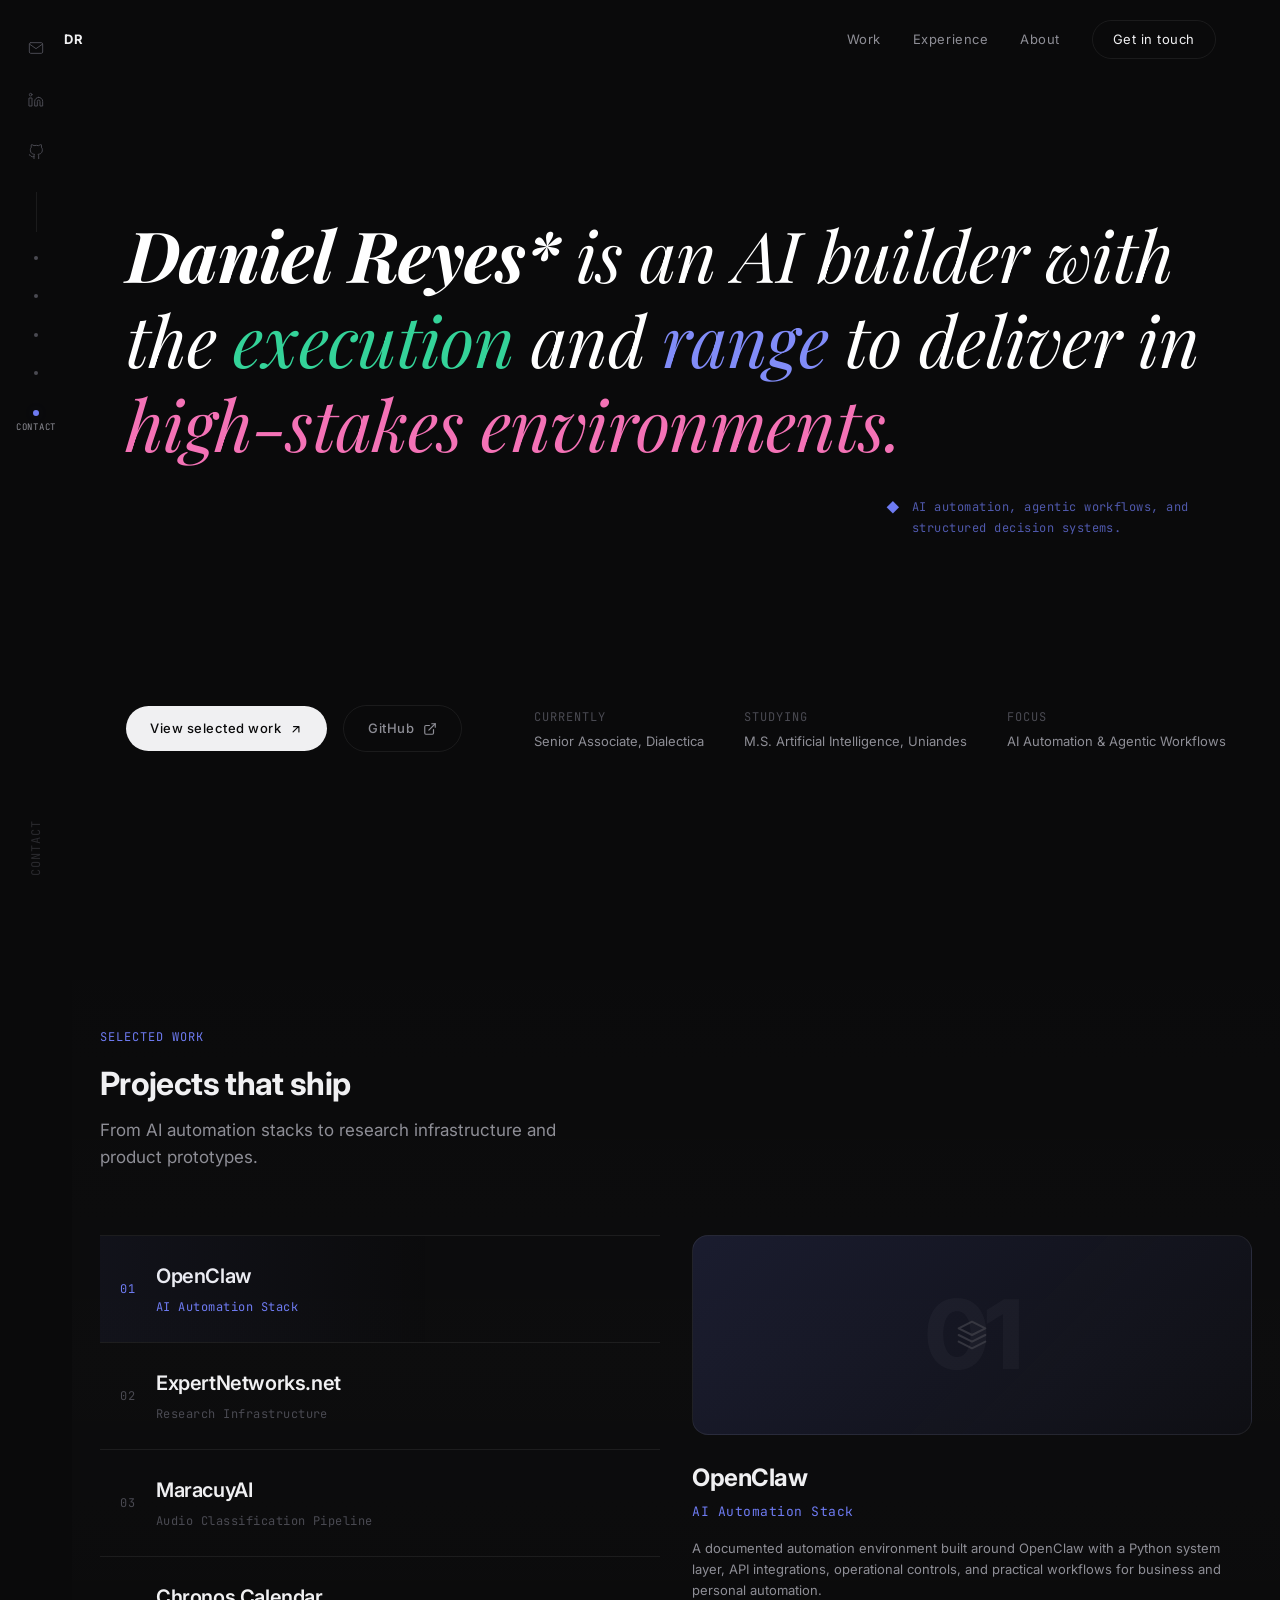
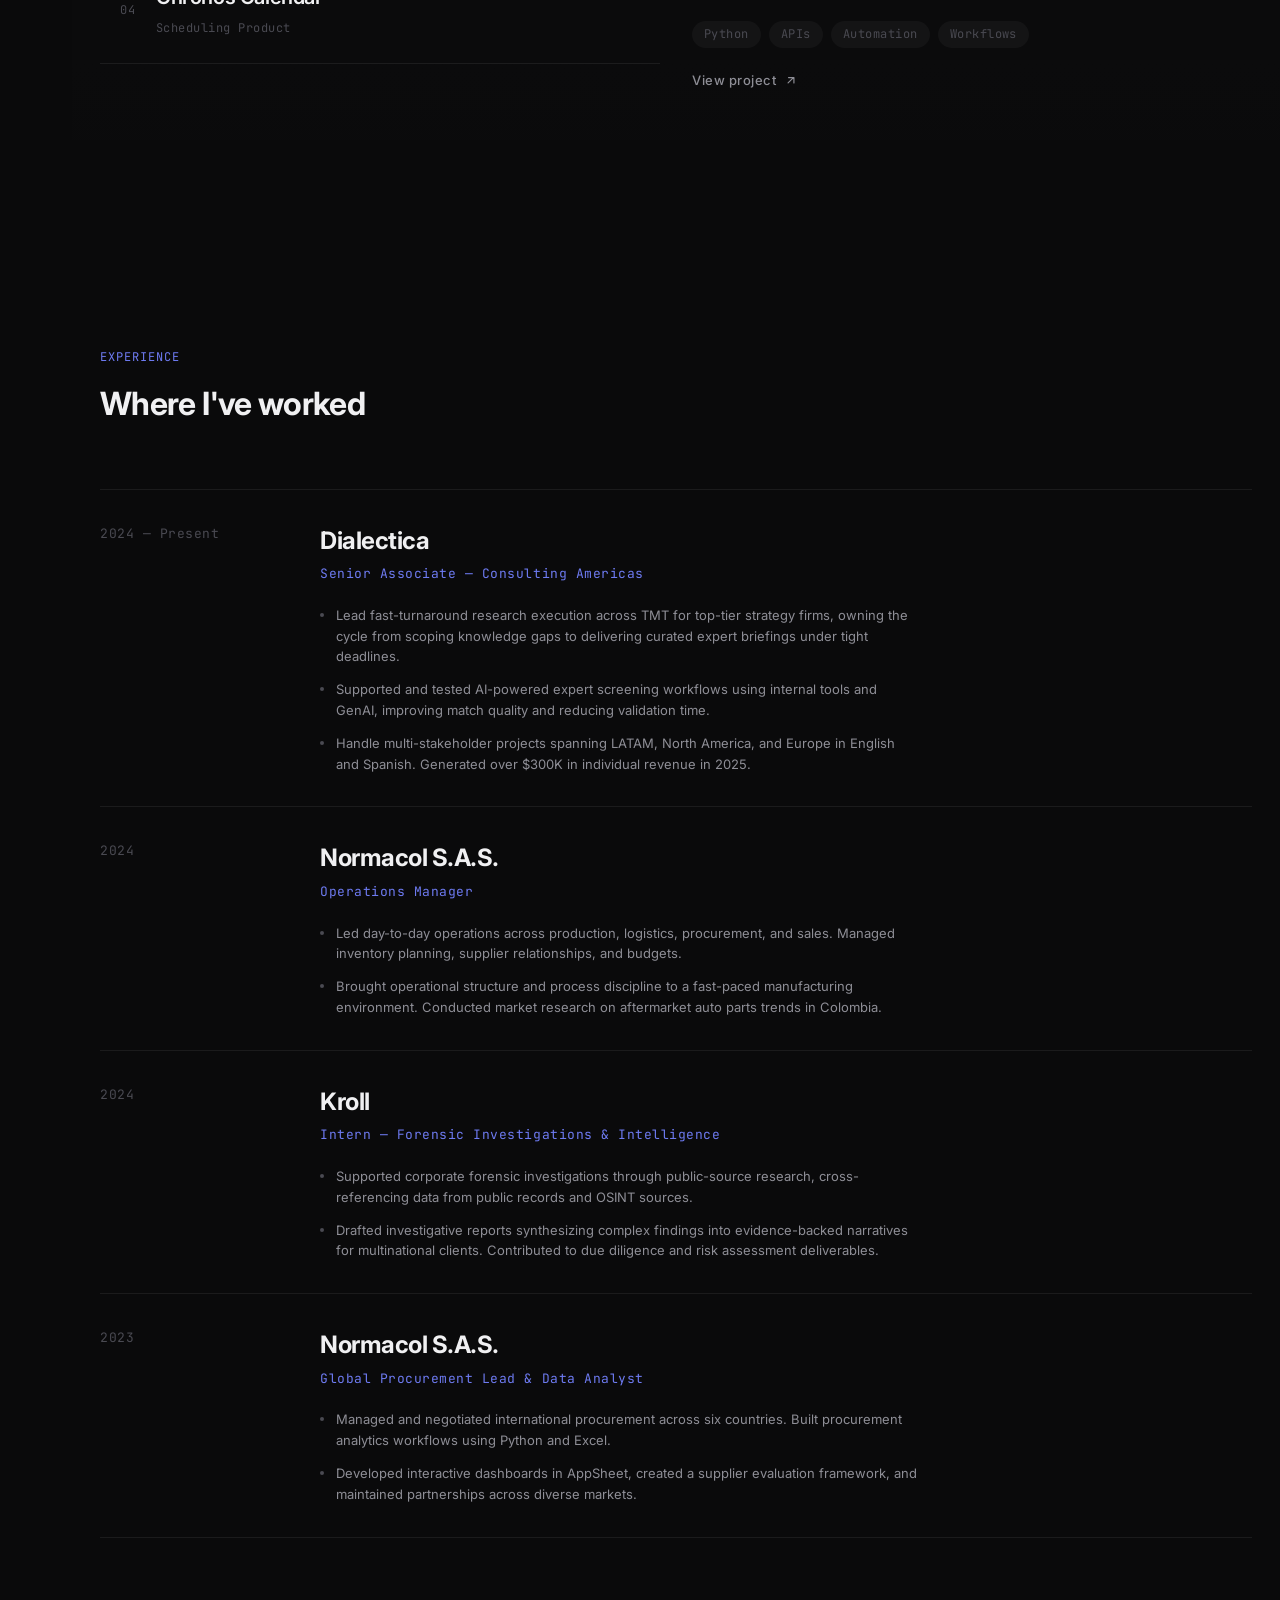
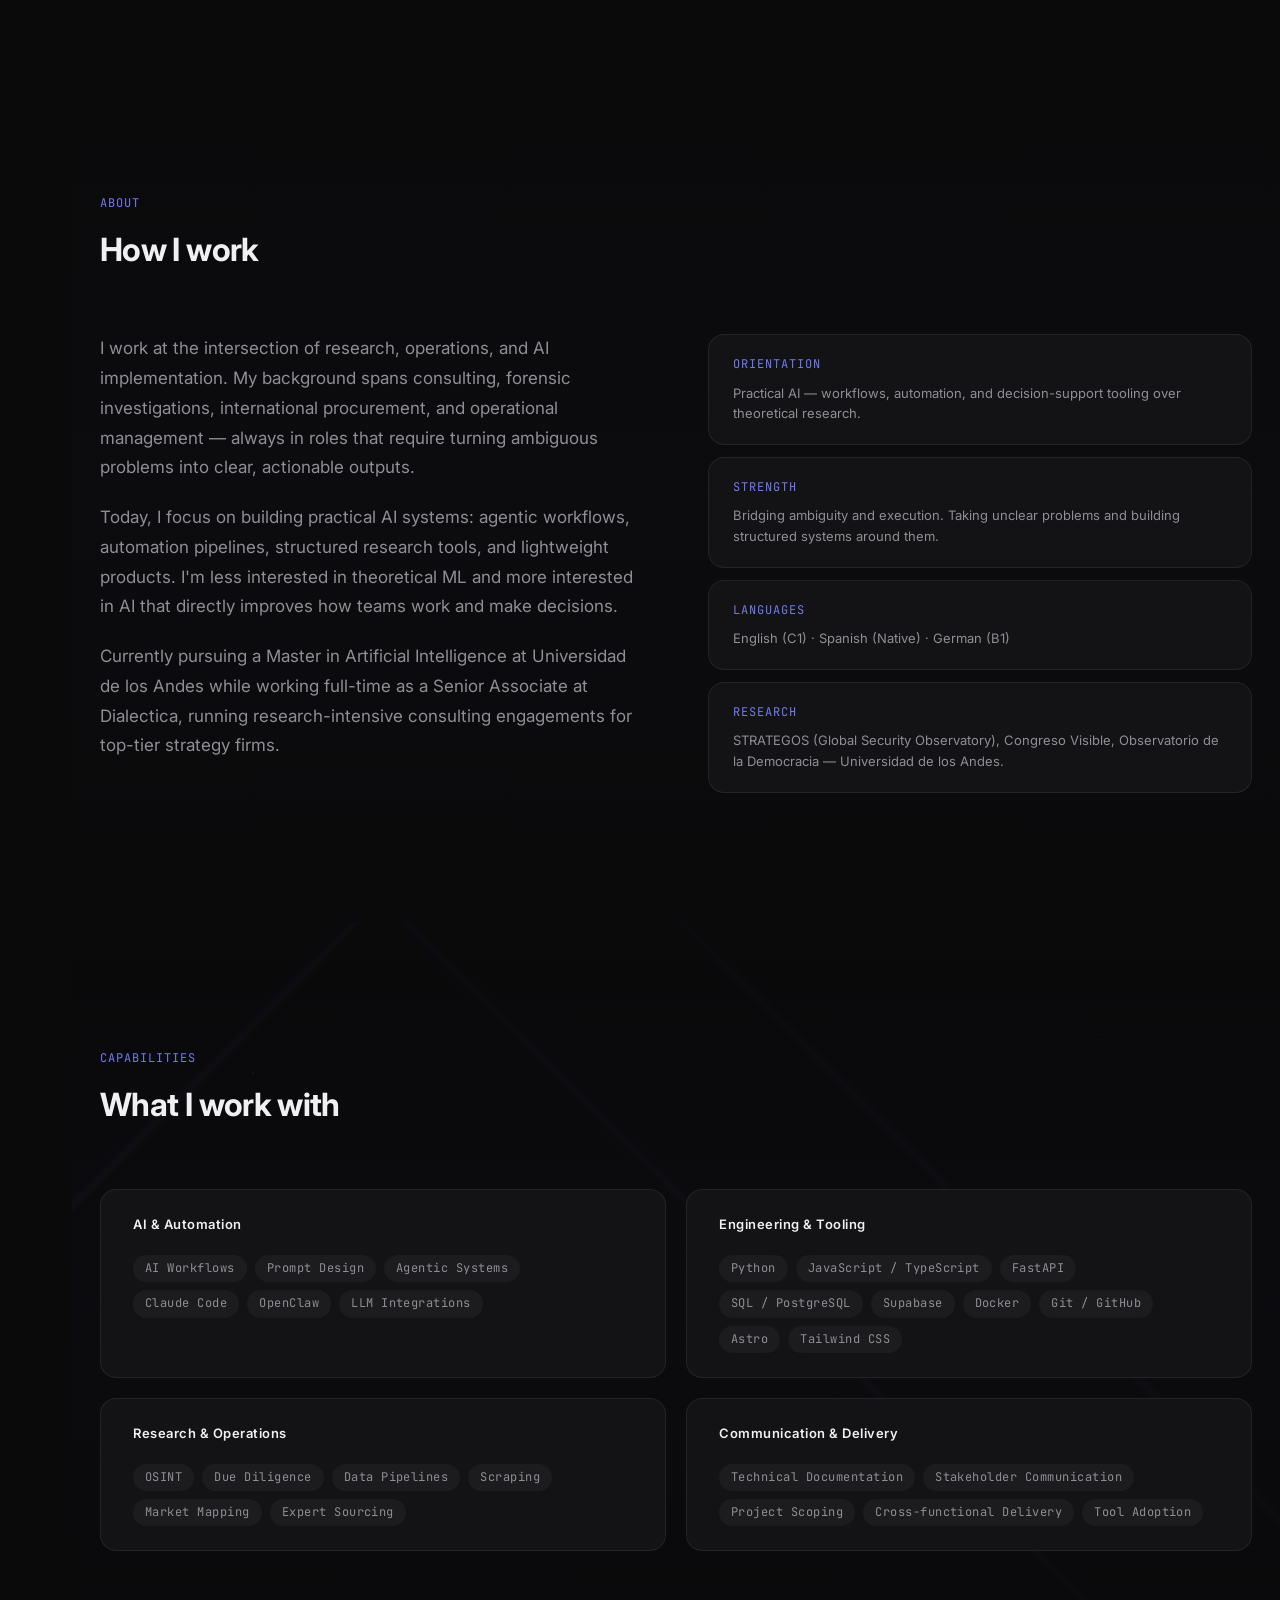
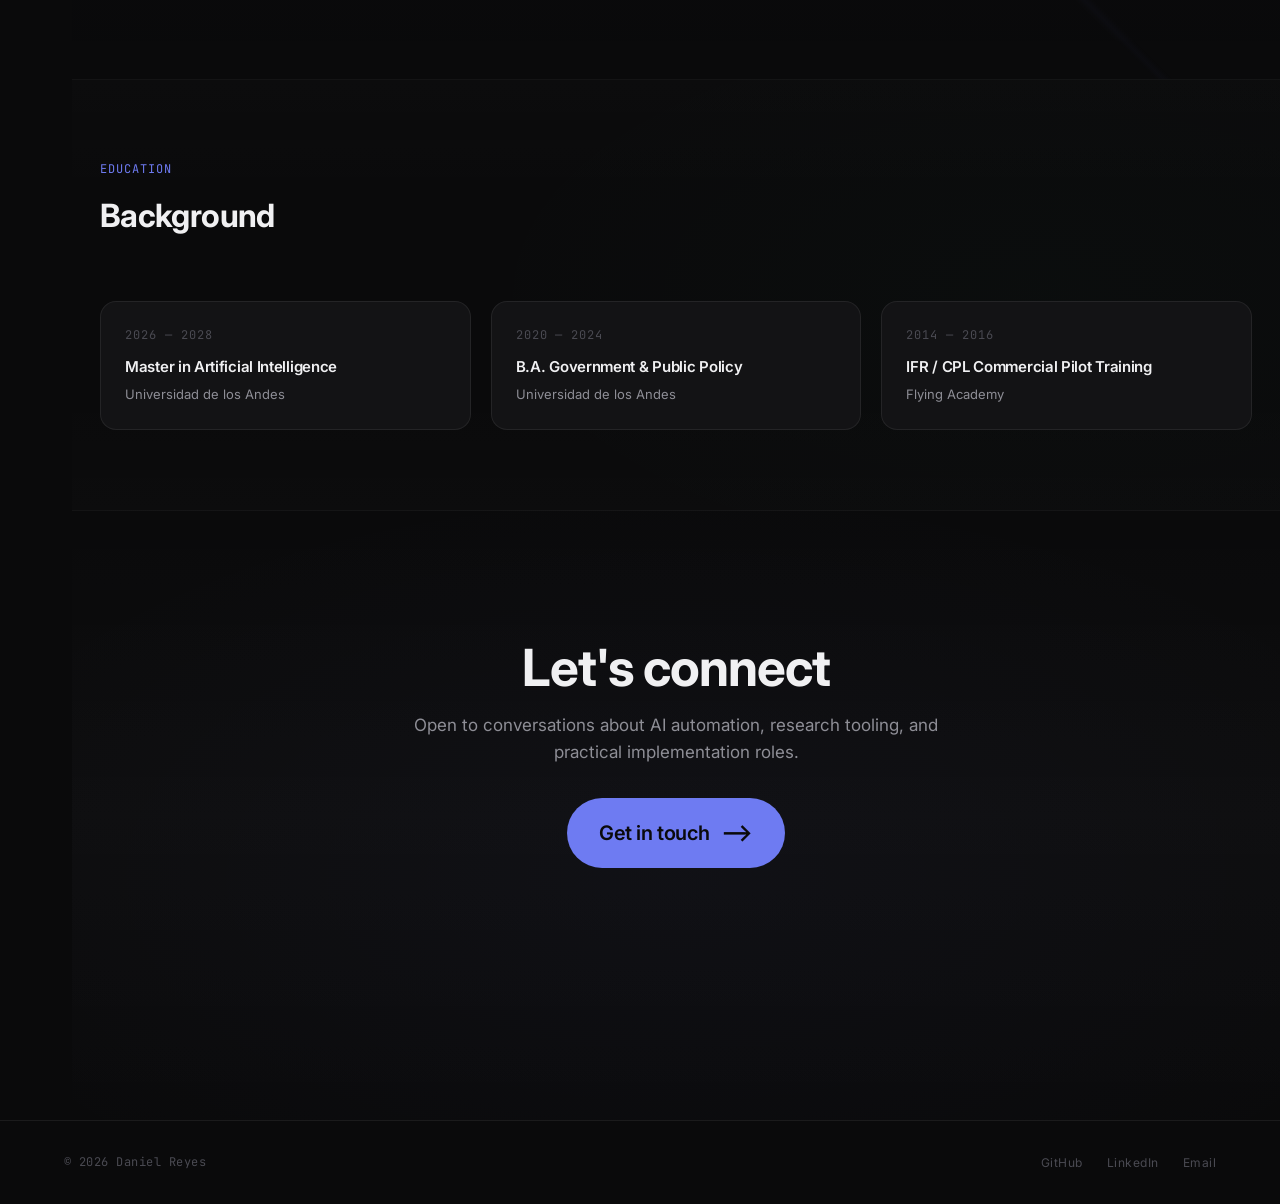
<file: index.html>
<!DOCTYPE html>
<html lang="en">
<head>
  <meta charset="UTF-8">
  <meta name="viewport" content="width=device-width, initial-scale=1.0">
  <title>Daniel Reyes — Applied AI, Automation & Research Systems</title>
  <meta name="description" content="Daniel Reyes builds practical AI workflows, automation systems, and research infrastructure. Senior Associate at Dialectica, pursuing a Master in AI at Universidad de los Andes.">
  <meta name="author" content="Daniel Reyes">
  <link rel="canonical" href="https://danielreyes.info">

  <!-- Open Graph -->
  <meta property="og:type" content="website">
  <meta property="og:title" content="Daniel Reyes — Applied AI, Automation & Research Systems">
  <meta property="og:description" content="Building practical AI workflows, automation systems, and research infrastructure.">
  <meta property="og:url" content="https://danielreyes.info">
  <meta property="og:site_name" content="Daniel Reyes">
  <meta property="og:locale" content="en_US">

  <!-- Twitter -->
  <meta name="twitter:card" content="summary">
  <meta name="twitter:title" content="Daniel Reyes — Applied AI, Automation & Research Systems">
  <meta name="twitter:description" content="Building practical AI workflows, automation systems, and research infrastructure.">

  <!-- Fonts -->
  <link rel="preconnect" href="https://fonts.googleapis.com">
  <link rel="preconnect" href="https://fonts.gstatic.com" crossorigin>
  <link href="https://fonts.googleapis.com/css2?family=Inter:wght@300;400;500;600;700;800&family=JetBrains+Mono:wght@400;500&family=Playfair+Display:ital,wght@0,400;0,700;1,400;1,700&display=swap" rel="stylesheet">

  <!-- Favicon -->
  <link rel="icon" type="image/svg+xml" href="assets/favicon.svg">

  <!-- Styles (cache-bust v2) -->
  <link rel="stylesheet" href="css/tokens.css?v=7">
  <link rel="stylesheet" href="css/base.css?v=7">
  <link rel="stylesheet" href="css/components.css?v=7">
</head>
<body>

  <!-- ===== SIDE RAIL (Desktop) ===== -->
  <aside class="side-rail" aria-label="Section navigation">
    <div class="side-rail-social">
      <a href="mailto:d.reyesu@uniandes.edu.co" class="side-rail-icon" aria-label="Email">
        <svg width="16" height="16" viewBox="0 0 24 24" fill="none" stroke="currentColor" stroke-width="1.5" stroke-linecap="round" stroke-linejoin="round"><path d="M4 4h16c1.1 0 2 .9 2 2v12c0 1.1-.9 2-2 2H4c-1.1 0-2-.9-2-2V6c0-1.1.9-2 2-2z"/><polyline points="22,6 12,13 2,6"/></svg>
      </a>
      <a href="https://www.linkedin.com/in/danielreyesu/" target="_blank" rel="noopener noreferrer" class="side-rail-icon" aria-label="LinkedIn">
        <svg width="16" height="16" viewBox="0 0 24 24" fill="none" stroke="currentColor" stroke-width="1.5" stroke-linecap="round" stroke-linejoin="round"><path d="M16 8a6 6 0 016 6v7h-4v-7a2 2 0 00-2-2 2 2 0 00-2 2v7h-4v-7a6 6 0 016-6z"/><rect x="2" y="9" width="4" height="12"/><circle cx="4" cy="4" r="2"/></svg>
      </a>
      <a href="https://github.com/zsoist" target="_blank" rel="noopener noreferrer" class="side-rail-icon" aria-label="GitHub">
        <svg width="16" height="16" viewBox="0 0 24 24" fill="none" stroke="currentColor" stroke-width="1.5" stroke-linecap="round" stroke-linejoin="round"><path d="M9 19c-5 1.5-5-2.5-7-3m14 6v-3.87a3.37 3.37 0 00-.94-2.61c3.14-.35 6.44-1.54 6.44-7A5.44 5.44 0 0020 4.77 5.07 5.07 0 0019.91 1S18.73.65 16 2.48a13.38 13.38 0 00-7 0C6.27.65 5.09 1 5.09 1A5.07 5.07 0 005 4.77a5.44 5.44 0 00-1.5 3.78c0 5.42 3.3 6.61 6.44 7A3.37 3.37 0 009 18.13V22"/></svg>
      </a>
    </div>

    <div class="side-rail-line-wrap">
      <div class="side-rail-line"></div>
      <div class="side-rail-progress" id="sideRailProgress"></div>
    </div>

    <nav class="side-rail-nav" aria-label="Page sections">
      <a href="#work" class="side-rail-link" data-section="work">
        <span class="side-rail-dot"></span>
        <span class="side-rail-label">Work</span>
      </a>
      <a href="#experience" class="side-rail-link" data-section="experience">
        <span class="side-rail-dot"></span>
        <span class="side-rail-label">Experience</span>
      </a>
      <a href="#about" class="side-rail-link" data-section="about">
        <span class="side-rail-dot"></span>
        <span class="side-rail-label">About</span>
      </a>
      <a href="#capabilities" class="side-rail-link" data-section="capabilities">
        <span class="side-rail-dot"></span>
        <span class="side-rail-label">Capabilities</span>
      </a>
      <a href="#contact" class="side-rail-link" data-section="contact">
        <span class="side-rail-dot"></span>
        <span class="side-rail-label">Contact</span>
      </a>
    </nav>

    <div class="side-rail-context">
      <span class="side-rail-context-text" id="sideRailContext"></span>
    </div>
  </aside>

  <!-- ===== NAVIGATION ===== -->
  <nav class="nav" aria-label="Main navigation">
    <div class="nav-inner">
      <a href="#" class="nav-logo" aria-label="Daniel Reyes — Home">DR</a>
      <div class="nav-links">
        <a href="#work" class="nav-link">Work</a>
        <a href="#experience" class="nav-link">Experience</a>
        <a href="#about" class="nav-link">About</a>
        <a href="#contact" class="nav-cta">Get in touch</a>
      </div>
      <button class="nav-toggle" aria-label="Open menu" aria-expanded="false">
        <span></span>
        <span></span>
        <span></span>
      </button>
    </div>
  </nav>

  <!-- Mobile nav overlay -->
  <div class="nav-mobile" aria-hidden="true">
    <a href="#work">Work</a>
    <a href="#experience">Experience</a>
    <a href="#about">About</a>
    <a href="#capabilities">Capabilities</a>
    <a href="#contact">Contact</a>
    <div class="nav-mobile-footer">
      <a href="https://github.com/zsoist" target="_blank" rel="noopener noreferrer">GitHub</a>
      <a href="https://www.linkedin.com/in/danielreyesu/" target="_blank" rel="noopener noreferrer">LinkedIn</a>
      <a href="mailto:d.reyesu@uniandes.edu.co">Email</a>
    </div>
  </div>

  <main class="main-content">

    <!-- ===== HERO ===== -->
    <section class="hero" id="hero">
      <div class="container">
        <h1 class="hero-statement" id="heroStatement"><span class="hero-name-highlight">Daniel Reyes*</span> is an AI builder with the <span class="hero-keyword kw-green" data-annotation="Consulting, forensics, procurement — always turning ambiguity into deliverables.">execution</span> and <span class="hero-keyword kw-blue" data-annotation="Python, APIs, LLMs, research ops, and full-stack product builds.">range</span> to deliver in <span class="hero-keyword kw-pink" data-annotation="Tight deadlines, cross-functional teams, and clients who need answers now.">high-stakes environments.</span></h1>

        <div class="hero-annotation" id="heroAnnotation">
          <span class="hero-annotation-icon" id="heroAnnotationIcon" aria-hidden="true">&#9670;</span>
          <span class="hero-annotation-text" id="heroAnnotationText">AI automation, agentic workflows, and structured decision systems.</span>
        </div>

        <div class="hero-bottom">
          <div class="hero-actions">
            <a href="#work" class="btn-primary">
              View selected work
              <svg width="14" height="14" viewBox="0 0 24 24" fill="none" stroke="currentColor" stroke-width="2" stroke-linecap="round" stroke-linejoin="round" aria-hidden="true"><path d="M7 17l9.2-9.2M17 17V7.8H7.8"/></svg>
            </a>
            <a href="https://github.com/zsoist" target="_blank" rel="noopener noreferrer" class="btn-secondary">
              GitHub
              <svg width="14" height="14" viewBox="0 0 24 24" fill="none" stroke="currentColor" stroke-width="2" stroke-linecap="round" stroke-linejoin="round" aria-hidden="true"><path d="M18 13v6a2 2 0 01-2 2H5a2 2 0 01-2-2V8a2 2 0 012-2h6"/><polyline points="15 3 21 3 21 9"/><line x1="10" y1="14" x2="21" y2="3"/></svg>
            </a>
          </div>

          <div class="hero-meta">
            <div class="hero-meta-item">
              <span class="hero-meta-label">Currently</span>
              <span class="hero-meta-value">Senior Associate, Dialectica</span>
            </div>
            <div class="hero-meta-item">
              <span class="hero-meta-label">Studying</span>
              <span class="hero-meta-value">M.S. Artificial Intelligence, Uniandes</span>
            </div>
            <div class="hero-meta-item">
              <span class="hero-meta-label">Focus</span>
              <span class="hero-meta-value">AI Automation &amp; Agentic Workflows</span>
            </div>
          </div>
        </div>
      </div>
    </section>

    <!-- ===== SELECTED WORK ===== -->
    <section class="section" id="work">
      <div class="container">
        <header class="section-header reveal">
          <span class="section-label">Selected Work</span>
          <h2 class="section-title">Projects that ship</h2>
          <p class="section-subtitle">From AI automation stacks to research infrastructure and product prototypes.</p>
        </header>

        <div class="work-showcase">
          <!-- Project List -->
          <div class="work-list">
            <article class="work-item active" data-project="0" data-link="https://github.com/zsoist" tabindex="0">
              <span class="work-number">01</span>
              <div class="work-item-info">
                <h3 class="work-item-title">OpenClaw</h3>
                <span class="work-item-type">AI Automation Stack</span>
              </div>
              <div class="work-item-arrow" aria-hidden="true">
                <svg width="18" height="18" viewBox="0 0 24 24" fill="none" stroke="currentColor" stroke-width="2" stroke-linecap="round" stroke-linejoin="round"><path d="M7 17l9.2-9.2M17 17V7.8H7.8"/></svg>
              </div>
            </article>

            <article class="work-item" data-project="1" data-link="https://expertnetworks.net" tabindex="0">
              <span class="work-number">02</span>
              <div class="work-item-info">
                <h3 class="work-item-title">ExpertNetworks.net</h3>
                <span class="work-item-type">Research Infrastructure</span>
              </div>
              <div class="work-item-arrow" aria-hidden="true">
                <svg width="18" height="18" viewBox="0 0 24 24" fill="none" stroke="currentColor" stroke-width="2" stroke-linecap="round" stroke-linejoin="round"><path d="M7 17l9.2-9.2M17 17V7.8H7.8"/></svg>
              </div>
            </article>

            <article class="work-item" data-project="2" data-link="https://github.com/zsoist" tabindex="0">
              <span class="work-number">03</span>
              <div class="work-item-info">
                <h3 class="work-item-title">MaracuyAI</h3>
                <span class="work-item-type">Audio Classification Pipeline</span>
              </div>
              <div class="work-item-arrow" aria-hidden="true">
                <svg width="18" height="18" viewBox="0 0 24 24" fill="none" stroke="currentColor" stroke-width="2" stroke-linecap="round" stroke-linejoin="round"><path d="M7 17l9.2-9.2M17 17V7.8H7.8"/></svg>
              </div>
            </article>

            <article class="work-item" data-project="3" data-link="https://github.com/zsoist" tabindex="0">
              <span class="work-number">04</span>
              <div class="work-item-info">
                <h3 class="work-item-title">Chronos Calendar</h3>
                <span class="work-item-type">Scheduling Product</span>
              </div>
              <div class="work-item-arrow" aria-hidden="true">
                <svg width="18" height="18" viewBox="0 0 24 24" fill="none" stroke="currentColor" stroke-width="2" stroke-linecap="round" stroke-linejoin="round"><path d="M7 17l9.2-9.2M17 17V7.8H7.8"/></svg>
              </div>
            </article>
          </div>

          <!-- Preview Panel (desktop) -->
          <div class="work-preview">
            <div class="work-preview-panel active" data-project="0">
              <div class="work-preview-visual" style="--preview-gradient: linear-gradient(135deg, rgba(110,123,242,0.15), rgba(110,123,242,0.03))">
                <span class="work-preview-number">01</span>
                <div class="work-preview-icon">
                  <svg width="32" height="32" viewBox="0 0 24 24" fill="none" stroke="currentColor" stroke-width="1.5" stroke-linecap="round" stroke-linejoin="round"><path d="M12 2L2 7l10 5 10-5-10-5z"/><path d="M2 17l10 5 10-5"/><path d="M2 12l10 5 10-5"/></svg>
                </div>
              </div>
              <h3 class="work-preview-title">OpenClaw</h3>
              <p class="work-preview-subtitle">AI Automation Stack</p>
              <p class="work-preview-desc">A documented automation environment built around OpenClaw with a Python system layer, API integrations, operational controls, and practical workflows for business and personal automation.</p>
              <div class="work-preview-tags">
                <span>Python</span><span>APIs</span><span>Automation</span><span>Workflows</span>
              </div>
              <a href="https://github.com/zsoist" target="_blank" rel="noopener noreferrer" class="work-preview-link">
                View project
                <svg width="14" height="14" viewBox="0 0 24 24" fill="none" stroke="currentColor" stroke-width="2" stroke-linecap="round" stroke-linejoin="round"><path d="M7 17l9.2-9.2M17 17V7.8H7.8"/></svg>
              </a>
            </div>

            <div class="work-preview-panel" data-project="1">
              <div class="work-preview-visual" style="--preview-gradient: linear-gradient(135deg, rgba(34,197,94,0.12), rgba(34,197,94,0.02))">
                <span class="work-preview-number">02</span>
                <div class="work-preview-icon">
                  <svg width="32" height="32" viewBox="0 0 24 24" fill="none" stroke="currentColor" stroke-width="1.5" stroke-linecap="round" stroke-linejoin="round"><circle cx="12" cy="12" r="10"/><line x1="2" y1="12" x2="22" y2="12"/><path d="M12 2a15.3 15.3 0 014 10 15.3 15.3 0 01-4 10 15.3 15.3 0 01-4-10 15.3 15.3 0 014-10z"/></svg>
                </div>
              </div>
              <h3 class="work-preview-title">ExpertNetworks.net</h3>
              <p class="work-preview-subtitle">Research Infrastructure</p>
              <p class="work-preview-desc">An open-source research website with structured content collections, comparison workflows, and verification-oriented editorial pages. Built for clarity and rigorous public-source research.</p>
              <div class="work-preview-tags">
                <span>Astro</span><span>Tailwind</span><span>Content</span><span>Research</span>
              </div>
              <a href="https://expertnetworks.net" target="_blank" rel="noopener noreferrer" class="work-preview-link">
                View project
                <svg width="14" height="14" viewBox="0 0 24 24" fill="none" stroke="currentColor" stroke-width="2" stroke-linecap="round" stroke-linejoin="round"><path d="M7 17l9.2-9.2M17 17V7.8H7.8"/></svg>
              </a>
            </div>

            <div class="work-preview-panel" data-project="2">
              <div class="work-preview-visual" style="--preview-gradient: linear-gradient(135deg, rgba(251,146,60,0.12), rgba(251,146,60,0.02))">
                <span class="work-preview-number">03</span>
                <div class="work-preview-icon">
                  <svg width="32" height="32" viewBox="0 0 24 24" fill="none" stroke="currentColor" stroke-width="1.5" stroke-linecap="round" stroke-linejoin="round"><path d="M12 1a3 3 0 00-3 3v8a3 3 0 006 0V4a3 3 0 00-3-3z"/><path d="M19 10v2a7 7 0 01-14 0v-2"/><line x1="12" y1="19" x2="12" y2="23"/><line x1="8" y1="23" x2="16" y2="23"/></svg>
                </div>
              </div>
              <h3 class="work-preview-title">MaracuyAI</h3>
              <p class="work-preview-subtitle">Audio Classification Pipeline</p>
              <p class="work-preview-desc">A model-first audio classification project with a FastAPI backend, preprocessing pipeline, training scripts, and a lightweight client layer focused on reliable binary inference.</p>
              <div class="work-preview-tags">
                <span>FastAPI</span><span>Python</span><span>ML Pipeline</span><span>Audio</span>
              </div>
              <a href="https://github.com/zsoist" target="_blank" rel="noopener noreferrer" class="work-preview-link">
                View project
                <svg width="14" height="14" viewBox="0 0 24 24" fill="none" stroke="currentColor" stroke-width="2" stroke-linecap="round" stroke-linejoin="round"><path d="M7 17l9.2-9.2M17 17V7.8H7.8"/></svg>
              </a>
            </div>

            <div class="work-preview-panel" data-project="3">
              <div class="work-preview-visual" style="--preview-gradient: linear-gradient(135deg, rgba(129,140,248,0.12), rgba(129,140,248,0.02))">
                <span class="work-preview-number">04</span>
                <div class="work-preview-icon">
                  <svg width="32" height="32" viewBox="0 0 24 24" fill="none" stroke="currentColor" stroke-width="1.5" stroke-linecap="round" stroke-linejoin="round"><rect x="3" y="4" width="18" height="18" rx="2" ry="2"/><line x1="16" y1="2" x2="16" y2="6"/><line x1="8" y1="2" x2="8" y2="6"/><line x1="3" y1="10" x2="21" y2="10"/></svg>
                </div>
              </div>
              <h3 class="work-preview-title">Chronos Calendar</h3>
              <p class="work-preview-subtitle">Scheduling Product Prototype</p>
              <p class="work-preview-desc">An early-stage scheduling application integrating Google Calendar and Supabase with a modern web stack, replicating core booking flows with clean architecture.</p>
              <div class="work-preview-tags">
                <span>Supabase</span><span>Google APIs</span><span>JavaScript</span><span>Full-stack</span>
              </div>
              <a href="https://github.com/zsoist" target="_blank" rel="noopener noreferrer" class="work-preview-link">
                View project
                <svg width="14" height="14" viewBox="0 0 24 24" fill="none" stroke="currentColor" stroke-width="2" stroke-linecap="round" stroke-linejoin="round"><path d="M7 17l9.2-9.2M17 17V7.8H7.8"/></svg>
              </a>
            </div>
          </div>
        </div>

        <!-- Mobile project cards (hidden on desktop) -->
        <div class="work-cards-mobile">
          <article class="project-card-mobile reveal" data-link="https://github.com/zsoist">
            <div class="pcm-header">
              <span class="pcm-number">01</span>
              <svg class="pcm-arrow" width="18" height="18" viewBox="0 0 24 24" fill="none" stroke="currentColor" stroke-width="2" stroke-linecap="round" stroke-linejoin="round"><path d="M7 17l9.2-9.2M17 17V7.8H7.8"/></svg>
            </div>
            <h3 class="pcm-title">OpenClaw</h3>
            <p class="pcm-type">AI Automation Stack</p>
            <p class="pcm-desc">Documented automation environment with Python, APIs, and operational workflows.</p>
            <div class="pcm-tags"><span>Python</span><span>APIs</span><span>Automation</span></div>
          </article>
          <article class="project-card-mobile reveal" data-link="https://expertnetworks.net">
            <div class="pcm-header">
              <span class="pcm-number">02</span>
              <svg class="pcm-arrow" width="18" height="18" viewBox="0 0 24 24" fill="none" stroke="currentColor" stroke-width="2" stroke-linecap="round" stroke-linejoin="round"><path d="M7 17l9.2-9.2M17 17V7.8H7.8"/></svg>
            </div>
            <h3 class="pcm-title">ExpertNetworks.net</h3>
            <p class="pcm-type">Research Infrastructure</p>
            <p class="pcm-desc">Open-source research site with structured content and verification workflows.</p>
            <div class="pcm-tags"><span>Astro</span><span>Tailwind</span><span>Research</span></div>
          </article>
          <article class="project-card-mobile reveal" data-link="https://github.com/zsoist">
            <div class="pcm-header">
              <span class="pcm-number">03</span>
              <svg class="pcm-arrow" width="18" height="18" viewBox="0 0 24 24" fill="none" stroke="currentColor" stroke-width="2" stroke-linecap="round" stroke-linejoin="round"><path d="M7 17l9.2-9.2M17 17V7.8H7.8"/></svg>
            </div>
            <h3 class="pcm-title">MaracuyAI</h3>
            <p class="pcm-type">Audio Classification Pipeline</p>
            <p class="pcm-desc">FastAPI backend with ML pipeline for reliable binary audio inference.</p>
            <div class="pcm-tags"><span>FastAPI</span><span>Python</span><span>ML</span></div>
          </article>
          <article class="project-card-mobile reveal" data-link="https://github.com/zsoist">
            <div class="pcm-header">
              <span class="pcm-number">04</span>
              <svg class="pcm-arrow" width="18" height="18" viewBox="0 0 24 24" fill="none" stroke="currentColor" stroke-width="2" stroke-linecap="round" stroke-linejoin="round"><path d="M7 17l9.2-9.2M17 17V7.8H7.8"/></svg>
            </div>
            <h3 class="pcm-title">Chronos Calendar</h3>
            <p class="pcm-type">Scheduling Product</p>
            <p class="pcm-desc">Google Calendar + Supabase scheduling app with clean booking flows.</p>
            <div class="pcm-tags"><span>Supabase</span><span>Google APIs</span><span>JS</span></div>
          </article>
        </div>
      </div>
    </section>

    <!-- ===== EXPERIENCE ===== -->
    <section class="section" id="experience">
      <div class="container">
        <header class="section-header reveal">
          <span class="section-label">Experience</span>
          <h2 class="section-title">Where I've worked</h2>
        </header>

        <div class="experience-list">
          <div class="experience-item reveal">
            <div class="experience-date">2024 &mdash; Present</div>
            <div class="experience-content">
              <h3 class="experience-company">Dialectica</h3>
              <p class="experience-role">Senior Associate &mdash; Consulting Americas</p>
              <div class="experience-details">
                <p>Lead fast-turnaround research execution across TMT for top-tier strategy firms, owning the cycle from scoping knowledge gaps to delivering curated expert briefings under tight deadlines.</p>
                <p>Supported and tested AI-powered expert screening workflows using internal tools and GenAI, improving match quality and reducing validation time.</p>
                <p>Handle multi-stakeholder projects spanning LATAM, North America, and Europe in English and Spanish. Generated over $300K in individual revenue in 2025.</p>
              </div>
            </div>
          </div>

          <div class="experience-item reveal">
            <div class="experience-date">2024</div>
            <div class="experience-content">
              <h3 class="experience-company">Normacol S.A.S.</h3>
              <p class="experience-role">Operations Manager</p>
              <div class="experience-details">
                <p>Led day-to-day operations across production, logistics, procurement, and sales. Managed inventory planning, supplier relationships, and budgets.</p>
                <p>Brought operational structure and process discipline to a fast-paced manufacturing environment. Conducted market research on aftermarket auto parts trends in Colombia.</p>
              </div>
            </div>
          </div>

          <div class="experience-item reveal">
            <div class="experience-date">2024</div>
            <div class="experience-content">
              <h3 class="experience-company">Kroll</h3>
              <p class="experience-role">Intern &mdash; Forensic Investigations &amp; Intelligence</p>
              <div class="experience-details">
                <p>Supported corporate forensic investigations through public-source research, cross-referencing data from public records and OSINT sources.</p>
                <p>Drafted investigative reports synthesizing complex findings into evidence-backed narratives for multinational clients. Contributed to due diligence and risk assessment deliverables.</p>
              </div>
            </div>
          </div>

          <div class="experience-item reveal">
            <div class="experience-date">2023</div>
            <div class="experience-content">
              <h3 class="experience-company">Normacol S.A.S.</h3>
              <p class="experience-role">Global Procurement Lead &amp; Data Analyst</p>
              <div class="experience-details">
                <p>Managed and negotiated international procurement across six countries. Built procurement analytics workflows using Python and Excel.</p>
                <p>Developed interactive dashboards in AppSheet, created a supplier evaluation framework, and maintained partnerships across diverse markets.</p>
              </div>
            </div>
          </div>
        </div>
      </div>
    </section>

    <!-- ===== ABOUT ===== -->
    <section class="section" id="about">
      <div class="container">
        <header class="section-header reveal">
          <span class="section-label">About</span>
          <h2 class="section-title">How I work</h2>
        </header>

        <div class="about-grid">
          <div class="about-text reveal">
            <p>
              I work at the intersection of research, operations, and AI implementation. My background spans consulting, forensic investigations, international procurement, and operational management &mdash; always in roles that require turning ambiguous problems into clear, actionable outputs.
            </p>
            <p>
              Today, I focus on building practical AI systems: agentic workflows, automation pipelines, structured research tools, and lightweight products. I'm less interested in theoretical ML and more interested in AI that directly improves how teams work and make decisions.
            </p>
            <p>
              Currently pursuing a Master in Artificial Intelligence at Universidad de los Andes while working full-time as a Senior Associate at Dialectica, running research-intensive consulting engagements for top-tier strategy firms.
            </p>
          </div>

          <div class="about-highlights reveal">
            <div class="about-highlight">
              <div class="about-highlight-label">Orientation</div>
              <div class="about-highlight-text">Practical AI &mdash; workflows, automation, and decision-support tooling over theoretical research.</div>
            </div>
            <div class="about-highlight">
              <div class="about-highlight-label">Strength</div>
              <div class="about-highlight-text">Bridging ambiguity and execution. Taking unclear problems and building structured systems around them.</div>
            </div>
            <div class="about-highlight">
              <div class="about-highlight-label">Languages</div>
              <div class="about-highlight-text">English (C1) &middot; Spanish (Native) &middot; German (B1)</div>
            </div>
            <div class="about-highlight">
              <div class="about-highlight-label">Research</div>
              <div class="about-highlight-text">STRATEGOS (Global Security Observatory), Congreso Visible, Observatorio de la Democracia &mdash; Universidad de los Andes.</div>
            </div>
          </div>
        </div>
      </div>
    </section>

    <!-- ===== CAPABILITIES ===== -->
    <section class="section" id="capabilities">
      <div class="container">
        <header class="section-header reveal">
          <span class="section-label">Capabilities</span>
          <h2 class="section-title">What I work with</h2>
        </header>

        <div class="capabilities-grid">
          <div class="capability-group reveal">
            <h3 class="capability-group-title">AI &amp; Automation</h3>
            <div class="capability-items">
              <span class="capability-item">AI Workflows</span>
              <span class="capability-item">Prompt Design</span>
              <span class="capability-item">Agentic Systems</span>
              <span class="capability-item">Claude Code</span>
              <span class="capability-item">OpenClaw</span>
              <span class="capability-item">LLM Integrations</span>
            </div>
          </div>

          <div class="capability-group reveal">
            <h3 class="capability-group-title">Engineering &amp; Tooling</h3>
            <div class="capability-items">
              <span class="capability-item">Python</span>
              <span class="capability-item">JavaScript / TypeScript</span>
              <span class="capability-item">FastAPI</span>
              <span class="capability-item">SQL / PostgreSQL</span>
              <span class="capability-item">Supabase</span>
              <span class="capability-item">Docker</span>
              <span class="capability-item">Git / GitHub</span>
              <span class="capability-item">Astro</span>
              <span class="capability-item">Tailwind CSS</span>
            </div>
          </div>

          <div class="capability-group reveal">
            <h3 class="capability-group-title">Research &amp; Operations</h3>
            <div class="capability-items">
              <span class="capability-item">OSINT</span>
              <span class="capability-item">Due Diligence</span>
              <span class="capability-item">Data Pipelines</span>
              <span class="capability-item">Scraping</span>
              <span class="capability-item">Market Mapping</span>
              <span class="capability-item">Expert Sourcing</span>
            </div>
          </div>

          <div class="capability-group reveal">
            <h3 class="capability-group-title">Communication &amp; Delivery</h3>
            <div class="capability-items">
              <span class="capability-item">Technical Documentation</span>
              <span class="capability-item">Stakeholder Communication</span>
              <span class="capability-item">Project Scoping</span>
              <span class="capability-item">Cross-functional Delivery</span>
              <span class="capability-item">Tool Adoption</span>
            </div>
          </div>
        </div>
      </div>
    </section>

    <!-- ===== EDUCATION ===== -->
    <section class="section-sm" id="education">
      <div class="container">
        <header class="section-header reveal">
          <span class="section-label">Education</span>
          <h2 class="section-title">Background</h2>
        </header>

        <div class="education-grid">
          <div class="education-card reveal">
            <div class="education-date">2026 &mdash; 2028</div>
            <h3 class="education-degree">Master in Artificial Intelligence</h3>
            <p class="education-school">Universidad de los Andes</p>
          </div>
          <div class="education-card reveal">
            <div class="education-date">2020 &mdash; 2024</div>
            <h3 class="education-degree">B.A. Government &amp; Public Policy</h3>
            <p class="education-school">Universidad de los Andes</p>
          </div>
          <div class="education-card reveal">
            <div class="education-date">2014 &mdash; 2016</div>
            <h3 class="education-degree">IFR / CPL Commercial Pilot Training</h3>
            <p class="education-school">Flying Academy</p>
          </div>
        </div>
      </div>
    </section>

    <!-- ===== CONTACT ===== -->
    <section class="section" id="contact">
      <div class="container">
        <div class="contact-inner">
          <h2 class="contact-title reveal">Let's connect</h2>
          <p class="contact-text reveal">
            Open to conversations about AI automation, research tooling, and practical implementation roles.
          </p>

          <!-- Reveal button — shatters on click to expose contact info -->
          <div class="contact-reveal-wrap reveal">
            <button class="contact-reveal-btn" id="contactRevealBtn" type="button">
              <span class="contact-reveal-btn-text">Get in touch</span>
              <span class="contact-reveal-btn-icon" aria-hidden="true">&#10230;</span>
            </button>

            <!-- Particle container for shatter effect -->
            <div class="contact-particles" id="contactParticles" aria-hidden="true"></div>

            <!-- Hidden until revealed -->
            <div class="contact-revealed" id="contactRevealed">
              <a href="mailto:d.reyesu@uniandes.edu.co" class="contact-email">
                d.reyesu@uniandes.edu.co
              </a>
              <div class="contact-links">
                <a href="https://www.linkedin.com/in/danielreyesu/" target="_blank" rel="noopener noreferrer" class="contact-link">
                  <svg width="16" height="16" viewBox="0 0 24 24" fill="none" stroke="currentColor" stroke-width="2" stroke-linecap="round" stroke-linejoin="round" aria-hidden="true"><path d="M16 8a6 6 0 016 6v7h-4v-7a2 2 0 00-2-2 2 2 0 00-2 2v7h-4v-7a6 6 0 016-6z"/><rect x="2" y="9" width="4" height="12"/><circle cx="4" cy="4" r="2"/></svg>
                  LinkedIn
                </a>
                <a href="https://github.com/zsoist" target="_blank" rel="noopener noreferrer" class="contact-link">
                  <svg width="16" height="16" viewBox="0 0 24 24" fill="none" stroke="currentColor" stroke-width="2" stroke-linecap="round" stroke-linejoin="round" aria-hidden="true"><path d="M9 19c-5 1.5-5-2.5-7-3m14 6v-3.87a3.37 3.37 0 00-.94-2.61c3.14-.35 6.44-1.54 6.44-7A5.44 5.44 0 0020 4.77 5.07 5.07 0 0019.91 1S18.73.65 16 2.48a13.38 13.38 0 00-7 0C6.27.65 5.09 1 5.09 1A5.07 5.07 0 005 4.77a5.44 5.44 0 00-1.5 3.78c0 5.42 3.3 6.61 6.44 7A3.37 3.37 0 009 18.13V22"/></svg>
                  GitHub
                </a>
                <a href="https://expertnetworks.net" target="_blank" rel="noopener noreferrer" class="contact-link">
                  <svg width="16" height="16" viewBox="0 0 24 24" fill="none" stroke="currentColor" stroke-width="2" stroke-linecap="round" stroke-linejoin="round" aria-hidden="true"><circle cx="12" cy="12" r="10"/><line x1="2" y1="12" x2="22" y2="12"/><path d="M12 2a15.3 15.3 0 014 10 15.3 15.3 0 01-4 10 15.3 15.3 0 01-4-10 15.3 15.3 0 014-10z"/></svg>
                  Website
                </a>
              </div>
            </div>
          </div>
        </div>
      </div>
    </section>

  </main>

  <!-- ===== FOOTER ===== -->
  <footer class="footer">
    <div class="container">
      <div class="footer-inner">
        <span class="footer-copy">&copy; 2026 Daniel Reyes</span>
        <div class="footer-links">
          <a href="https://github.com/zsoist" target="_blank" rel="noopener noreferrer" class="footer-link">GitHub</a>
          <a href="https://www.linkedin.com/in/danielreyesu/" target="_blank" rel="noopener noreferrer" class="footer-link">LinkedIn</a>
          <a href="mailto:d.reyesu@uniandes.edu.co" class="footer-link">Email</a>
        </div>
      </div>
    </div>
  </footer>

  <script src="js/main.js?v=7"></script>
</body>
</html>
</file>
<file: css/tokens.css>
/* ============================================
   DESIGN TOKENS — Daniel Reyes Portfolio
   Premium Motion-Led System
   ============================================ */

:root {
  /* --- Color System --- */
  --color-bg:          #0a0a0b;
  --color-bg-elevated: #111113;
  --color-bg-card:     #131315;
  --color-bg-glass:    rgba(10, 10, 11, 0.82);
  --color-bg-hover:    rgba(255, 255, 255, 0.04);

  --color-surface:     #1a1a1d;
  --color-border:      rgba(255, 255, 255, 0.07);
  --color-border-hover:rgba(255, 255, 255, 0.14);

  --color-text:        #f0f0f2;
  --color-text-secondary: #8e8e96;
  --color-text-tertiary:  #4a4a52;
  --color-text-inverse: #0a0a0b;

  --color-accent:      #6e7bf2;
  --color-accent-soft: rgba(110, 123, 242, 0.12);
  --color-accent-glow: rgba(110, 123, 242, 0.06);
  --color-accent-dim:  rgba(110, 123, 242, 0.4);

  /* --- Typography --- */
  --font-sans: 'Inter', -apple-system, BlinkMacSystemFont, 'Segoe UI', system-ui, sans-serif;
  --font-serif: 'Playfair Display', Georgia, 'Times New Roman', serif;
  --font-mono: 'JetBrains Mono', 'SF Mono', 'Fira Code', monospace;

  --text-xs:   0.75rem;
  --text-sm:   0.8125rem;
  --text-base: 0.9375rem;
  --text-md:   1.0625rem;
  --text-lg:   1.25rem;
  --text-xl:   1.5rem;
  --text-2xl:  2rem;
  --text-3xl:  2.75rem;
  --text-4xl:  3.5rem;
  --text-5xl:  4.5rem;
  --text-hero: clamp(4.5rem, 12vw, 10rem);

  --leading-none:    1;
  --leading-tight:   1.1;
  --leading-snug:    1.3;
  --leading-normal:  1.6;
  --leading-relaxed: 1.75;

  --tracking-tighter: -0.04em;
  --tracking-tight:   -0.02em;
  --tracking-normal:   0;
  --tracking-wide:     0.04em;
  --tracking-wider:    0.08em;

  --weight-light:    300;
  --weight-normal:   400;
  --weight-medium:   500;
  --weight-semibold: 600;
  --weight-bold:     700;
  --weight-heavy:    800;

  /* --- Spacing --- */
  --space-1:  0.25rem;
  --space-2:  0.5rem;
  --space-3:  0.75rem;
  --space-4:  1rem;
  --space-5:  1.25rem;
  --space-6:  1.5rem;
  --space-8:  2rem;
  --space-10: 2.5rem;
  --space-12: 3rem;
  --space-16: 4rem;
  --space-20: 5rem;
  --space-24: 6rem;
  --space-32: 8rem;
  --space-40: 10rem;

  /* --- Layout --- */
  --max-width:    1200px;
  --max-width-sm: 720px;
  --max-width-xs: 560px;
  --gutter:       var(--space-6);
  --side-rail-width: 72px;

  /* --- Borders --- */
  --radius-sm:   6px;
  --radius-md:   10px;
  --radius-lg:   16px;
  --radius-xl:   24px;
  --radius-full: 9999px;

  /* --- Shadows & Effects --- */
  --shadow-sm:   0 1px 2px rgba(0, 0, 0, 0.3);
  --shadow-md:   0 4px 12px rgba(0, 0, 0, 0.25);
  --shadow-lg:   0 8px 32px rgba(0, 0, 0, 0.3);
  --shadow-xl:   0 16px 48px rgba(0, 0, 0, 0.35);
  --shadow-glow: 0 0 40px rgba(110, 123, 242, 0.08);

  --blur-sm:  8px;
  --blur-md:  16px;
  --blur-lg:  32px;

  /* --- Motion --- */
  --ease-out:     cubic-bezier(0.16, 1, 0.3, 1);
  --ease-in-out:  cubic-bezier(0.65, 0, 0.35, 1);
  --ease-spring:  cubic-bezier(0.34, 1.56, 0.64, 1);
  --ease-premium: cubic-bezier(0.22, 1, 0.36, 1);

  --duration-instant: 100ms;
  --duration-fast:    150ms;
  --duration-normal:  300ms;
  --duration-slow:    500ms;
  --duration-reveal:  800ms;
  --duration-hero:    1000ms;
  --duration-cinematic: 1200ms;

  /* Hero entrance stagger */
  --hero-stagger: 120ms;

  /* --- Z-Index --- */
  --z-base:      1;
  --z-card:      10;
  --z-side-rail: 50;
  --z-nav:       100;
  --z-overlay:   200;
  --z-tooltip:   300;
}

@media (max-width: 768px) {
  :root {
    --text-hero: clamp(3rem, 14vw, 5rem);
    --gutter: var(--space-5);
  }
}

@media (prefers-reduced-motion: reduce) {
  :root {
    --duration-instant: 0ms;
    --duration-fast:    0ms;
    --duration-normal:  0ms;
    --duration-slow:    0ms;
    --duration-reveal:  0ms;
    --duration-hero:    0ms;
    --duration-cinematic: 0ms;
    --hero-stagger:     0ms;
  }
}
</file>
<file: css/base.css>
/* ============================================
   BASE — Reset, Typography, Layout
   ============================================ */

/* --- Reset --- */
*, *::before, *::after {
  margin: 0;
  padding: 0;
  box-sizing: border-box;
}

html {
  font-size: 16px;
  scroll-behavior: smooth;
  -webkit-font-smoothing: antialiased;
  -moz-osx-font-smoothing: grayscale;
  text-rendering: optimizeLegibility;
}

body {
  font-family: var(--font-sans);
  font-size: var(--text-base);
  font-weight: var(--weight-normal);
  line-height: var(--leading-normal);
  color: var(--color-text);
  background-color: var(--color-bg);
  overflow-x: hidden;
  min-height: 100vh;
}

::selection {
  background: var(--color-accent-soft);
  color: var(--color-text);
}

img, video, svg {
  display: block;
  max-width: 100%;
}

a {
  color: inherit;
  text-decoration: none;
}

button {
  font: inherit;
  color: inherit;
  background: none;
  border: none;
  cursor: pointer;
}

ul, ol {
  list-style: none;
}

/* --- Focus States --- */
:focus-visible {
  outline: 2px solid var(--color-accent);
  outline-offset: 2px;
  border-radius: var(--radius-sm);
}

/* --- Layout --- */
.container {
  max-width: var(--max-width);
  margin: 0 auto;
  padding: 0 var(--gutter);
}

.section {
  padding: var(--space-32) 0;
}

.section-sm {
  padding: var(--space-20) 0;
}

/* Desktop: offset main content for side rail */
@media (min-width: 1024px) {
  .main-content,
  .footer {
    padding-left: var(--side-rail-width);
  }
  .nav-inner {
    margin-left: var(--side-rail-width);
  }
}

/* --- Screen reader only --- */
.sr-only {
  position: absolute;
  width: 1px;
  height: 1px;
  padding: 0;
  margin: -1px;
  overflow: hidden;
  clip: rect(0, 0, 0, 0);
  white-space: nowrap;
  border-width: 0;
}

/* --- Scrollbar --- */
::-webkit-scrollbar {
  width: 5px;
}

::-webkit-scrollbar-track {
  background: transparent;
}

::-webkit-scrollbar-thumb {
  background: var(--color-text-tertiary);
  border-radius: var(--radius-full);
}

::-webkit-scrollbar-thumb:hover {
  background: var(--color-text-secondary);
}
</file>
<file: css/components.css>
/* ============================================
   COMPONENTS — Premium Motion-Led Portfolio
   ============================================ */

/* ============================================
   ANIMATIONS
   ============================================ */

@keyframes fadeUp {
  from { opacity: 0; transform: translateY(30px); }
  to { opacity: 1; transform: translateY(0); }
}

@keyframes sideRailIn {
  from { opacity: 0; transform: translateX(-12px); }
  to { opacity: 1; transform: translateX(0); }
}

@keyframes heroStatementIn {
  from { opacity: 0; transform: translateY(50px); }
  to { opacity: 1; transform: translateY(0); }
}

@keyframes heroBottomIn {
  from { opacity: 0; transform: translateY(20px); }
  to { opacity: 1; transform: translateY(0); }
}

@keyframes annotationIn {
  from { opacity: 0; transform: translateX(20px); }
  to { opacity: 1; transform: translateX(0); }
}


/* ============================================
   SIDE RAIL
   ============================================ */

.side-rail {
  position: fixed;
  left: 0;
  top: 0;
  bottom: 0;
  width: var(--side-rail-width);
  z-index: var(--z-side-rail);
  display: flex;
  flex-direction: column;
  align-items: center;
  padding: var(--space-8) 0 var(--space-6);
  opacity: 0;
  animation: sideRailIn var(--duration-hero) var(--ease-premium) forwards;
  animation-delay: 1600ms;
}

.side-rail-social {
  display: flex;
  flex-direction: column;
  align-items: center;
  gap: var(--space-5);
}

.side-rail-icon {
  display: flex;
  align-items: center;
  justify-content: center;
  width: 32px;
  height: 32px;
  color: var(--color-text-tertiary);
  transition: color var(--duration-normal) var(--ease-out),
              transform var(--duration-normal) var(--ease-out);
}

.side-rail-icon:hover {
  color: var(--color-text);
  transform: scale(1.1);
}

.side-rail-line-wrap {
  position: relative;
  width: 1px;
  flex: 0 0 40px;
  margin: var(--space-6) 0;
}

.side-rail-line {
  position: absolute;
  inset: 0;
  background: var(--color-border);
}

.side-rail-progress {
  position: absolute;
  top: 0;
  left: 0;
  width: 100%;
  height: 0%;
  background: var(--color-accent-dim);
  transition: height var(--duration-slow) var(--ease-out);
}

.side-rail-nav {
  display: flex;
  flex-direction: column;
  align-items: center;
  gap: var(--space-4);
  flex: 1;
}

.side-rail-link {
  display: flex;
  flex-direction: column;
  align-items: center;
  gap: var(--space-1);
  text-decoration: none;
  transition: all var(--duration-normal) var(--ease-out);
  position: relative;
}

.side-rail-dot {
  width: 4px;
  height: 4px;
  border-radius: 50%;
  background: var(--color-text-tertiary);
  transition: all var(--duration-slow) var(--ease-out);
}

.side-rail-label {
  font-size: 0.5625rem;
  font-family: var(--font-mono);
  letter-spacing: var(--tracking-wider);
  text-transform: uppercase;
  color: var(--color-text-tertiary);
  opacity: 0;
  transform: translateY(-2px);
  transition: all var(--duration-normal) var(--ease-out);
  white-space: nowrap;
}

.side-rail-link:hover .side-rail-label {
  opacity: 0.6;
  transform: translateY(0);
}

.side-rail-link.active .side-rail-dot {
  width: 6px;
  height: 6px;
  background: var(--color-accent);
  box-shadow: 0 0 12px var(--color-accent-soft);
}

.side-rail-link.active .side-rail-label {
  opacity: 1;
  transform: translateY(0);
  color: var(--color-text-secondary);
}

.side-rail-context {
  margin-top: auto;
  writing-mode: vertical-rl;
  text-orientation: mixed;
  transform: rotate(180deg);
}

.side-rail-context-text {
  font-size: var(--text-xs);
  font-family: var(--font-mono);
  letter-spacing: var(--tracking-wider);
  text-transform: uppercase;
  color: var(--color-text-tertiary);
  opacity: 0.5;
  transition: opacity var(--duration-slow) var(--ease-out);
}

/* Hide side rail on mobile/tablet */
@media (max-width: 1023px) {
  .side-rail {
    display: none;
  }
}


/* ============================================
   NAVIGATION
   ============================================ */

.nav {
  position: fixed;
  top: 0;
  left: 0;
  right: 0;
  z-index: var(--z-nav);
  padding: var(--space-5) 0;
  transition: background var(--duration-slow) var(--ease-out),
              backdrop-filter var(--duration-slow) var(--ease-out),
              border-color var(--duration-slow) var(--ease-out);
  border-bottom: 1px solid transparent;
}

.nav.scrolled {
  background: var(--color-bg-glass);
  backdrop-filter: blur(var(--blur-md));
  -webkit-backdrop-filter: blur(var(--blur-md));
  border-bottom-color: var(--color-border);
}

.nav-inner {
  display: flex;
  align-items: center;
  justify-content: space-between;
  max-width: var(--max-width);
  margin: 0 auto;
  padding: 0 var(--gutter);
}

.nav-logo {
  font-size: var(--text-sm);
  font-weight: var(--weight-bold);
  letter-spacing: var(--tracking-wide);
  text-transform: uppercase;
  color: var(--color-text);
  transition: opacity var(--duration-fast) var(--ease-out);
}

.nav-logo:hover {
  opacity: 0.7;
}

.nav-links {
  display: flex;
  align-items: center;
  gap: var(--space-8);
}

.nav-link {
  font-size: var(--text-sm);
  color: var(--color-text-secondary);
  letter-spacing: var(--tracking-wide);
  transition: color var(--duration-normal) var(--ease-out);
  position: relative;
}

.nav-link::after {
  content: '';
  position: absolute;
  bottom: -4px;
  left: 0;
  width: 0;
  height: 1px;
  background: var(--color-text);
  transition: width var(--duration-normal) var(--ease-out);
}

.nav-link:hover {
  color: var(--color-text);
}

.nav-link:hover::after {
  width: 100%;
}

.nav-cta {
  font-size: var(--text-sm);
  color: var(--color-text);
  padding: var(--space-2) var(--space-5);
  border: 1px solid var(--color-border);
  border-radius: var(--radius-full);
  letter-spacing: var(--tracking-wide);
  transition: all var(--duration-normal) var(--ease-out);
}

.nav-cta:hover {
  background: var(--color-text);
  color: var(--color-text-inverse);
  border-color: var(--color-text);
}

/* Mobile nav toggle */
.nav-toggle {
  display: none;
  flex-direction: column;
  gap: 5px;
  width: 24px;
  padding: 2px 0;
}

.nav-toggle span {
  display: block;
  height: 1.5px;
  background: var(--color-text);
  border-radius: 1px;
  transition: all var(--duration-normal) var(--ease-out);
  transform-origin: center;
}

.nav-toggle.active span:nth-child(1) {
  transform: translateY(6.5px) rotate(45deg);
}

.nav-toggle.active span:nth-child(2) {
  opacity: 0;
}

.nav-toggle.active span:nth-child(3) {
  transform: translateY(-6.5px) rotate(-45deg);
}

/* Mobile nav overlay */
.nav-mobile {
  display: none;
  position: fixed;
  inset: 0;
  z-index: calc(var(--z-nav) - 1);
  background: var(--color-bg);
  padding: var(--space-32) var(--gutter) var(--space-16);
  flex-direction: column;
  justify-content: center;
  gap: var(--space-8);
  opacity: 0;
  transition: opacity var(--duration-slow) var(--ease-out);
}

.nav-mobile.open {
  display: flex;
  opacity: 1;
}

.nav-mobile a {
  font-size: var(--text-2xl);
  font-weight: var(--weight-medium);
  color: var(--color-text-secondary);
  letter-spacing: var(--tracking-tight);
  transition: color var(--duration-fast) var(--ease-out),
              transform var(--duration-normal) var(--ease-out);
}

.nav-mobile a:hover {
  color: var(--color-text);
  transform: translateX(8px);
}

.nav-mobile-footer {
  margin-top: auto;
  display: flex;
  gap: var(--space-6);
  padding-bottom: var(--space-8);
}

.nav-mobile-footer a {
  font-size: var(--text-sm);
  color: var(--color-text-tertiary);
}


/* ============================================
   HERO — Serif Statement Style
   ============================================ */

.hero {
  min-height: 100vh;
  display: flex;
  flex-direction: column;
  justify-content: center;
  padding: var(--space-32) 0 var(--space-16);
  position: relative;
}

/* The big serif italic statement */
.hero-statement {
  font-family: 'Playfair Display', Georgia, 'Times New Roman', serif;
  font-style: italic;
  font-weight: 400;
  font-size: clamp(2.4rem, 5.5vw, 5rem);
  line-height: 1.2;
  letter-spacing: -0.01em;
  color: #ffffff;
  max-width: 1100px;
  margin-bottom: var(--space-8);
  opacity: 0;
  animation: heroStatementIn 1.2s var(--ease-premium) 0.3s forwards;
  transition: color 0.35s var(--ease-out);
}

/* Name always highlighted — fully white for readability */
.hero-name-highlight {
  color: #ffffff;
  font-weight: 700;
  font-style: italic;
}

/* Keyword highlights — colored by default, dim surrounding text on hover.
   No font-weight change on hover to prevent layout shift / text reflow. */
.hero-keyword {
  font-style: italic;
  cursor: default;
  transition: color 0.35s var(--ease-out), text-shadow 0.35s var(--ease-out);
}

.hero-keyword.kw-green  { color: #34d399; }
.hero-keyword.kw-blue   { color: #818cf8; }
.hero-keyword.kw-pink   { color: #f472b6; }

/* When any keyword is hovered, the whole statement dims… */
.hero-statement.hero-dimmed {
  color: rgba(255, 255, 255, 0.25);
  transition: color 0.35s var(--ease-out);
}

/* …non-hovered keywords also dim */
.hero-dimmed .hero-keyword {
  color: rgba(255, 255, 255, 0.25);
}

/* …but the hovered keyword stays vivid */
.hero-dimmed .hero-keyword.kw-green:hover,
.hero-dimmed .hero-keyword.kw-green.active {
  color: #34d399;
  text-shadow: 0 0 60px rgba(52, 211, 153, 0.15);
}

.hero-dimmed .hero-keyword.kw-blue:hover,
.hero-dimmed .hero-keyword.kw-blue.active {
  color: #818cf8;
  text-shadow: 0 0 60px rgba(129, 140, 248, 0.15);
}

.hero-dimmed .hero-keyword.kw-pink:hover,
.hero-dimmed .hero-keyword.kw-pink.active {
  color: #f472b6;
  text-shadow: 0 0 60px rgba(244, 114, 182, 0.15);
}

/* Name highlight dims slightly when statement is dimmed */
.hero-dimmed .hero-name-highlight {
  color: rgba(255, 255, 255, 0.3);
}

/* Annotation text (bottom-right, monospace) */
.hero-annotation {
  display: flex;
  align-items: flex-start;
  gap: var(--space-3);
  max-width: 340px;
  min-height: 5.5em;
  margin-left: auto;
  margin-bottom: var(--space-16);
  opacity: 0;
  animation: annotationIn 0.8s var(--ease-premium) 1.6s forwards;
}

.hero-annotation-icon {
  font-size: var(--text-sm);
  line-height: 1.6;
  flex-shrink: 0;
  color: var(--color-accent);
  transition: color 0.4s var(--ease-out);
}

.hero-annotation-text {
  font-family: var(--font-mono);
  font-size: var(--text-xs);
  line-height: 1.7;
  letter-spacing: var(--tracking-wide);
  color: var(--color-accent);
  opacity: 0.7;
  transition: opacity 0.4s var(--ease-out), color 0.4s var(--ease-out);
}

/* Hero bottom bar: actions + meta */
.hero-bottom {
  display: flex;
  align-items: flex-end;
  justify-content: space-between;
  gap: var(--space-8);
  flex-wrap: wrap;
  opacity: 0;
  animation: heroBottomIn 0.8s var(--ease-premium) 2s forwards;
}

.hero-actions {
  display: flex;
  align-items: center;
  gap: var(--space-4);
  flex-wrap: wrap;
}

.btn-primary {
  display: inline-flex;
  align-items: center;
  gap: var(--space-2);
  padding: var(--space-3) var(--space-6);
  background: var(--color-text);
  color: var(--color-text-inverse);
  border-radius: var(--radius-full);
  font-size: var(--text-sm);
  font-weight: var(--weight-medium);
  letter-spacing: var(--tracking-wide);
  transition: all var(--duration-normal) var(--ease-out);
}

.btn-primary:hover {
  background: var(--color-accent);
  color: #fff;
  transform: translateY(-2px);
  box-shadow: 0 8px 24px rgba(110, 123, 242, 0.2);
}

.btn-secondary {
  display: inline-flex;
  align-items: center;
  gap: var(--space-2);
  padding: var(--space-3) var(--space-6);
  border: 1px solid var(--color-border);
  border-radius: var(--radius-full);
  font-size: var(--text-sm);
  font-weight: var(--weight-medium);
  letter-spacing: var(--tracking-wide);
  color: var(--color-text-secondary);
  transition: all var(--duration-normal) var(--ease-out);
}

.btn-secondary:hover {
  border-color: var(--color-text-secondary);
  color: var(--color-text);
  transform: translateY(-2px);
}

.hero-meta {
  margin-top: var(--space-16);
  display: flex;
  gap: var(--space-10);
  flex-wrap: wrap;
}

.hero-meta-item {
  display: flex;
  flex-direction: column;
  gap: var(--space-1);
}

.hero-meta-label {
  font-size: var(--text-xs);
  font-family: var(--font-mono);
  color: var(--color-text-tertiary);
  letter-spacing: var(--tracking-wider);
  text-transform: uppercase;
}

.hero-meta-value {
  font-size: var(--text-sm);
  color: var(--color-text-secondary);
}


/* ============================================
   SECTION HEADERS
   ============================================ */

.section-header {
  margin-bottom: var(--space-16);
}

.section-label {
  font-size: var(--text-xs);
  font-family: var(--font-mono);
  color: var(--color-accent);
  letter-spacing: var(--tracking-wider);
  text-transform: uppercase;
  margin-bottom: var(--space-4);
  display: block;
}

.section-title {
  font-size: var(--text-2xl);
  font-weight: var(--weight-bold);
  letter-spacing: var(--tracking-tight);
  line-height: var(--leading-snug);
}

.section-subtitle {
  font-size: var(--text-md);
  color: var(--color-text-secondary);
  margin-top: var(--space-3);
  max-width: 520px;
  line-height: var(--leading-normal);
}


/* ============================================
   SELECTED WORK — Split Showcase
   ============================================ */

.work-showcase {
  display: grid;
  grid-template-columns: 1fr 1fr;
  gap: var(--space-8);
  align-items: start;
}

.work-list {
  display: flex;
  flex-direction: column;
}

.work-item {
  display: flex;
  align-items: center;
  gap: var(--space-5);
  padding: var(--space-6) var(--space-5);
  border-bottom: 1px solid var(--color-border);
  cursor: pointer;
  transition: all var(--duration-slow) var(--ease-out);
  position: relative;
}

.work-item:first-child {
  border-top: 1px solid var(--color-border);
}

/* Glow overlay on hover */
.work-item::before {
  content: '';
  position: absolute;
  inset: 0;
  background: linear-gradient(90deg, var(--color-accent-glow), transparent 60%);
  opacity: 0;
  transition: opacity var(--duration-slow) var(--ease-out);
  pointer-events: none;
}

.work-item:hover::before,
.work-item.active::before {
  opacity: 1;
}

.work-number {
  font-size: var(--text-xs);
  font-family: var(--font-mono);
  color: var(--color-text-tertiary);
  letter-spacing: var(--tracking-wider);
  flex-shrink: 0;
  transition: color var(--duration-normal) var(--ease-out);
}

.work-item.active .work-number,
.work-item:hover .work-number {
  color: var(--color-accent);
}

.work-item-info {
  flex: 1;
  min-width: 0;
}

.work-item-title {
  font-size: var(--text-lg);
  font-weight: var(--weight-semibold);
  letter-spacing: var(--tracking-tight);
  transition: color var(--duration-normal) var(--ease-out);
  margin-bottom: 2px;
}

.work-item:hover .work-item-title,
.work-item.active .work-item-title {
  color: var(--color-text);
}

.work-item-type {
  font-size: var(--text-xs);
  font-family: var(--font-mono);
  color: var(--color-text-tertiary);
  letter-spacing: var(--tracking-wide);
  transition: color var(--duration-normal) var(--ease-out);
}

.work-item.active .work-item-type {
  color: var(--color-accent);
}

.work-item-arrow {
  flex-shrink: 0;
  color: var(--color-text-tertiary);
  transition: all var(--duration-normal) var(--ease-out);
  opacity: 0;
}

.work-item:hover .work-item-arrow {
  opacity: 1;
  color: var(--color-accent);
  transform: translate(3px, -3px);
}

/* Preview Panel */
.work-preview {
  position: sticky;
  top: 120px;
  min-height: 400px;
}

.work-preview-panel {
  position: absolute;
  top: 0;
  left: 0;
  right: 0;
  opacity: 0;
  transform: translateY(12px);
  transition: opacity var(--duration-slow) var(--ease-out),
              transform var(--duration-slow) var(--ease-out);
  pointer-events: none;
}

.work-preview-panel.active {
  opacity: 1;
  transform: translateY(0);
  pointer-events: auto;
  position: relative;
}

.work-preview-visual {
  width: 100%;
  height: 200px;
  border-radius: var(--radius-lg);
  background: var(--preview-gradient, var(--color-bg-card));
  border: 1px solid var(--color-border);
  display: flex;
  align-items: center;
  justify-content: center;
  position: relative;
  overflow: hidden;
  margin-bottom: var(--space-6);
}

.work-preview-number {
  position: absolute;
  font-size: 6rem;
  font-weight: var(--weight-heavy);
  color: rgba(255, 255, 255, 0.03);
  letter-spacing: var(--tracking-tighter);
  user-select: none;
}

.work-preview-icon {
  color: var(--color-text-tertiary);
  opacity: 0.6;
}

.work-preview-title {
  font-size: var(--text-xl);
  font-weight: var(--weight-bold);
  letter-spacing: var(--tracking-tight);
  margin-bottom: var(--space-1);
}

.work-preview-subtitle {
  font-size: var(--text-sm);
  font-family: var(--font-mono);
  color: var(--color-accent);
  letter-spacing: var(--tracking-wide);
  margin-bottom: var(--space-4);
}

.work-preview-desc {
  font-size: var(--text-sm);
  color: var(--color-text-secondary);
  line-height: var(--leading-normal);
  margin-bottom: var(--space-5);
}

.work-preview-tags {
  display: flex;
  flex-wrap: wrap;
  gap: var(--space-2);
  margin-bottom: var(--space-5);
}

.work-preview-tags span {
  font-size: var(--text-xs);
  font-family: var(--font-mono);
  color: var(--color-text-tertiary);
  padding: var(--space-1) var(--space-3);
  background: var(--color-bg-hover);
  border-radius: var(--radius-full);
  letter-spacing: var(--tracking-wide);
}

.work-preview-link {
  display: inline-flex;
  align-items: center;
  gap: var(--space-2);
  font-size: var(--text-sm);
  font-weight: var(--weight-medium);
  color: var(--color-text-secondary);
  letter-spacing: var(--tracking-wide);
  transition: all var(--duration-normal) var(--ease-out);
}

.work-preview-link:hover {
  color: var(--color-accent);
  gap: var(--space-3);
}

/* Mobile project cards */
.work-cards-mobile {
  display: none;
}

.project-card-mobile {
  padding: var(--space-6);
  background: var(--color-bg-card);
  border: 1px solid var(--color-border);
  border-radius: var(--radius-lg);
  transition: all var(--duration-slow) var(--ease-out);
  cursor: pointer;
  margin-bottom: var(--space-4);
}

.project-card-mobile:hover {
  border-color: var(--color-border-hover);
  transform: translateY(-2px);
  box-shadow: var(--shadow-lg);
}

.pcm-header {
  display: flex;
  justify-content: space-between;
  align-items: center;
  margin-bottom: var(--space-4);
}

.pcm-number {
  font-size: var(--text-xs);
  font-family: var(--font-mono);
  color: var(--color-text-tertiary);
  letter-spacing: var(--tracking-wider);
}

.pcm-arrow {
  color: var(--color-text-tertiary);
  transition: all var(--duration-normal) var(--ease-out);
}

.project-card-mobile:hover .pcm-arrow {
  color: var(--color-accent);
  transform: translate(3px, -3px);
}

.pcm-title {
  font-size: var(--text-lg);
  font-weight: var(--weight-semibold);
  letter-spacing: var(--tracking-tight);
  margin-bottom: 2px;
}

.pcm-type {
  font-size: var(--text-xs);
  font-family: var(--font-mono);
  color: var(--color-accent);
  letter-spacing: var(--tracking-wide);
  margin-bottom: var(--space-3);
}

.pcm-desc {
  font-size: var(--text-sm);
  color: var(--color-text-secondary);
  line-height: var(--leading-normal);
  margin-bottom: var(--space-4);
}

.pcm-tags {
  display: flex;
  flex-wrap: wrap;
  gap: var(--space-2);
}

.pcm-tags span {
  font-size: var(--text-xs);
  font-family: var(--font-mono);
  color: var(--color-text-tertiary);
  padding: var(--space-1) var(--space-3);
  background: var(--color-bg-hover);
  border-radius: var(--radius-full);
  letter-spacing: var(--tracking-wide);
}


/* ============================================
   EXPERIENCE
   ============================================ */

.experience-list {
  display: flex;
  flex-direction: column;
}

.experience-item {
  display: grid;
  grid-template-columns: 180px 1fr;
  gap: var(--space-10);
  padding: var(--space-8) 0;
  border-bottom: 1px solid var(--color-border);
  transition: all var(--duration-slow) var(--ease-out);
  position: relative;
}

.experience-item:first-child {
  border-top: 1px solid var(--color-border);
}

/* Subtle glow on hover */
.experience-item::before {
  content: '';
  position: absolute;
  inset: 0;
  background: linear-gradient(90deg, var(--color-accent-glow), transparent 50%);
  opacity: 0;
  transition: opacity var(--duration-slow) var(--ease-out);
  pointer-events: none;
}

.experience-item:hover::before {
  opacity: 1;
}

.experience-date {
  font-size: var(--text-sm);
  font-family: var(--font-mono);
  color: var(--color-text-tertiary);
  letter-spacing: var(--tracking-wide);
  padding-top: 2px;
}

.experience-content {
  max-width: 600px;
}

.experience-company {
  font-size: var(--text-xl);
  font-weight: var(--weight-bold);
  margin-bottom: var(--space-1);
  letter-spacing: var(--tracking-tight);
  transition: color var(--duration-normal) var(--ease-out);
}

.experience-item:hover .experience-company {
  color: var(--color-text);
}

.experience-role {
  font-size: var(--text-sm);
  color: var(--color-accent);
  font-family: var(--font-mono);
  margin-bottom: var(--space-5);
  letter-spacing: var(--tracking-wide);
}

.experience-details {
  display: flex;
  flex-direction: column;
  gap: var(--space-3);
}

.experience-details p {
  font-size: var(--text-sm);
  color: var(--color-text-secondary);
  line-height: var(--leading-normal);
  padding-left: var(--space-4);
  position: relative;
}

.experience-details p::before {
  content: '';
  position: absolute;
  left: 0;
  top: 8px;
  width: 4px;
  height: 4px;
  border-radius: 50%;
  background: var(--color-text-tertiary);
  transition: background var(--duration-normal) var(--ease-out);
}

.experience-item:hover .experience-details p::before {
  background: var(--color-accent-dim);
}


/* ============================================
   ABOUT
   ============================================ */

.about-grid {
  display: grid;
  grid-template-columns: 1fr 1fr;
  gap: var(--space-16);
  align-items: start;
}

.about-text p {
  color: var(--color-text-secondary);
  line-height: var(--leading-relaxed);
  margin-bottom: var(--space-5);
  font-size: var(--text-md);
}

.about-text p:last-child {
  margin-bottom: 0;
}

.about-highlights {
  display: flex;
  flex-direction: column;
  gap: var(--space-3);
}

.about-highlight {
  padding: var(--space-5) var(--space-6);
  background: var(--color-bg-card);
  border: 1px solid var(--color-border);
  border-radius: var(--radius-lg);
  transition: all var(--duration-slow) var(--ease-out);
}

.about-highlight:hover {
  border-color: var(--color-border-hover);
  background: var(--color-bg-elevated);
  transform: translateY(-2px);
  box-shadow: var(--shadow-md);
}

.about-highlight-label {
  font-size: var(--text-xs);
  font-family: var(--font-mono);
  color: var(--color-accent);
  letter-spacing: var(--tracking-wider);
  text-transform: uppercase;
  margin-bottom: var(--space-2);
}

.about-highlight-text {
  font-size: var(--text-sm);
  color: var(--color-text-secondary);
  line-height: var(--leading-normal);
}


/* ============================================
   CAPABILITIES
   ============================================ */

.capabilities-grid {
  display: grid;
  grid-template-columns: repeat(2, 1fr);
  gap: var(--space-5);
}

.capability-group {
  padding: var(--space-6) var(--space-8);
  background: var(--color-bg-card);
  border: 1px solid var(--color-border);
  border-radius: var(--radius-lg);
  transition: all var(--duration-slow) var(--ease-out);
}

.capability-group:hover {
  border-color: var(--color-border-hover);
  transform: translateY(-2px);
  box-shadow: var(--shadow-md);
}

.capability-group-title {
  font-size: var(--text-sm);
  font-weight: var(--weight-semibold);
  letter-spacing: var(--tracking-wide);
  margin-bottom: var(--space-5);
  color: var(--color-text);
}

.capability-items {
  display: flex;
  flex-wrap: wrap;
  gap: var(--space-2);
}

.capability-item {
  font-size: var(--text-xs);
  font-family: var(--font-mono);
  color: var(--color-text-secondary);
  padding: var(--space-1) var(--space-3);
  background: var(--color-bg-hover);
  border-radius: var(--radius-full);
  letter-spacing: var(--tracking-wide);
  transition: all var(--duration-normal) var(--ease-out);
}

.capability-item:hover {
  color: var(--color-accent);
  background: var(--color-accent-soft);
  transform: translateY(-1px);
}


/* ============================================
   EDUCATION
   ============================================ */

.education-grid {
  display: grid;
  grid-template-columns: repeat(3, 1fr);
  gap: var(--space-5);
}

.education-card {
  padding: var(--space-6);
  background: var(--color-bg-card);
  border: 1px solid var(--color-border);
  border-radius: var(--radius-lg);
  transition: all var(--duration-slow) var(--ease-out);
}

.education-card:hover {
  border-color: var(--color-border-hover);
  transform: translateY(-2px);
}

.education-date {
  font-size: var(--text-xs);
  font-family: var(--font-mono);
  color: var(--color-text-tertiary);
  letter-spacing: var(--tracking-wider);
  margin-bottom: var(--space-3);
}

.education-degree {
  font-size: var(--text-base);
  font-weight: var(--weight-semibold);
  margin-bottom: var(--space-2);
  letter-spacing: var(--tracking-tight);
  line-height: var(--leading-snug);
}

.education-school {
  font-size: var(--text-sm);
  color: var(--color-text-secondary);
}


/* ============================================
   CONTACT
   ============================================ */

.contact-inner {
  text-align: center;
  max-width: 560px;
  margin: 0 auto;
}

.contact-title {
  font-size: clamp(var(--text-2xl), 4vw, var(--text-4xl));
  font-weight: var(--weight-bold);
  letter-spacing: var(--tracking-tight);
  margin-bottom: var(--space-4);
  line-height: var(--leading-tight);
}

.contact-text {
  font-size: var(--text-md);
  color: var(--color-text-secondary);
  margin-bottom: var(--space-8);
  line-height: var(--leading-normal);
}

/* Reveal button wrapper */
.contact-reveal-wrap {
  position: relative;
  min-height: 120px;
}

/* The CTA button — premium accent style */
.contact-reveal-btn {
  display: inline-flex;
  align-items: center;
  gap: var(--space-3);
  padding: var(--space-4) var(--space-8);
  background: var(--color-accent);
  color: var(--color-text-inverse);
  border: none;
  border-radius: var(--radius-full);
  font-family: var(--font-sans);
  font-size: var(--text-lg);
  font-weight: var(--weight-semibold);
  letter-spacing: var(--tracking-tight);
  cursor: pointer;
  position: relative;
  z-index: 2;
  transition:
    transform 0.3s var(--ease-out),
    box-shadow 0.3s var(--ease-out),
    background 0.3s var(--ease-out);
  box-shadow: 0 0 0 0 rgba(110, 123, 242, 0);
}

.contact-reveal-btn:hover {
  transform: translateY(-2px) scale(1.02);
  box-shadow: 0 8px 40px rgba(110, 123, 242, 0.3), 0 0 80px rgba(110, 123, 242, 0.1);
  background: #7b87f5;
}

.contact-reveal-btn:active {
  transform: scale(0.98);
}

.contact-reveal-btn-icon {
  font-size: 1.2em;
  transition: transform 0.3s var(--ease-out);
}

.contact-reveal-btn:hover .contact-reveal-btn-icon {
  transform: translateX(4px);
}

/* Button shatter-out animation */
.contact-reveal-btn.shattering {
  animation: btnShatter 0.6s var(--ease-out) forwards;
  pointer-events: none;
}

@keyframes btnShatter {
  0%   { opacity: 1; transform: scale(1); filter: blur(0); }
  40%  { opacity: 0.8; transform: scale(1.08); filter: blur(0); }
  100% { opacity: 0; transform: scale(1.15); filter: blur(8px); }
}

/* Particle shatter effect container */
.contact-particles {
  position: absolute;
  top: 0;
  left: 50%;
  transform: translateX(-50%);
  width: 300px;
  height: 60px;
  pointer-events: none;
  z-index: 3;
}

.contact-particle {
  position: absolute;
  width: var(--size, 4px);
  height: var(--size, 4px);
  background: var(--color, var(--color-accent));
  border-radius: 50%;
  opacity: 0;
  animation: particleBurst var(--duration, 0.9s) var(--delay, 0s) var(--ease-out) forwards;
}

@keyframes particleBurst {
  0%   { opacity: 1; transform: translate(0, 0) scale(1); }
  30%  { opacity: 1; }
  100% { opacity: 0; transform: translate(var(--tx, 0), var(--ty, 0)) scale(0); }
}

/* Accent glow flash on shatter */
.contact-reveal-wrap.shattered::after {
  content: '';
  position: absolute;
  top: 0;
  left: 50%;
  transform: translateX(-50%);
  width: 200px;
  height: 60px;
  background: radial-gradient(ellipse, rgba(110,123,242,0.25), transparent 70%);
  animation: glowFlash 0.8s var(--ease-out) forwards;
  pointer-events: none;
  z-index: 1;
}

@keyframes glowFlash {
  0%   { opacity: 1; transform: translateX(-50%) scale(1); }
  100% { opacity: 0; transform: translateX(-50%) scale(2); }
}

/* Hidden contact info — revealed after shatter */
.contact-revealed {
  opacity: 0;
  transform: translateY(16px);
  pointer-events: none;
  transition: opacity 0.6s var(--ease-out), transform 0.6s var(--ease-out);
}

.contact-revealed.visible {
  opacity: 1;
  transform: translateY(0);
  pointer-events: auto;
}

.contact-email {
  display: inline-block;
  font-size: clamp(var(--text-lg), 2.5vw, var(--text-xl));
  font-weight: var(--weight-medium);
  color: var(--color-text);
  letter-spacing: var(--tracking-tight);
  padding-bottom: var(--space-1);
  border-bottom: 2px solid var(--color-accent);
  margin-bottom: var(--space-8);
  transition: all var(--duration-normal) var(--ease-out);
}

.contact-email:hover {
  color: var(--color-accent);
  border-bottom-color: transparent;
}

.contact-links {
  display: flex;
  align-items: center;
  justify-content: center;
  gap: var(--space-3);
  flex-wrap: wrap;
}

.contact-link {
  display: inline-flex;
  align-items: center;
  gap: var(--space-2);
  padding: var(--space-3) var(--space-5);
  border: 1px solid var(--color-border);
  border-radius: var(--radius-full);
  font-size: var(--text-sm);
  color: var(--color-text-secondary);
  letter-spacing: var(--tracking-wide);
  transition: all var(--duration-normal) var(--ease-out);
}

.contact-link:hover {
  border-color: var(--color-text-secondary);
  color: var(--color-text);
  transform: translateY(-2px);
  box-shadow: var(--shadow-sm);
}


/* ============================================
   FOOTER
   ============================================ */

.footer {
  padding: var(--space-8) 0;
  border-top: 1px solid var(--color-border);
}

.footer-inner {
  display: flex;
  align-items: center;
  justify-content: space-between;
}

.footer-copy {
  font-size: var(--text-xs);
  color: var(--color-text-tertiary);
  font-family: var(--font-mono);
  letter-spacing: var(--tracking-wide);
}

.footer-links {
  display: flex;
  gap: var(--space-6);
}

.footer-link {
  font-size: var(--text-xs);
  color: var(--color-text-tertiary);
  transition: color var(--duration-fast) var(--ease-out);
  letter-spacing: var(--tracking-wide);
}

.footer-link:hover {
  color: var(--color-text-secondary);
}


/* ============================================
   SCROLL REVEAL SYSTEM
   ============================================ */

.reveal {
  opacity: 0;
  transform: translateY(28px);
  filter: blur(2px);
  transition: opacity var(--duration-reveal) var(--ease-premium),
              transform var(--duration-reveal) var(--ease-premium),
              filter var(--duration-reveal) var(--ease-premium);
}

.reveal.visible {
  opacity: 1;
  transform: translateY(0);
  filter: blur(0);
}

/* Stagger children within reveal groups */
.reveal.stagger-children > *:nth-child(1) { transition-delay: 0ms; }
.reveal.stagger-children > *:nth-child(2) { transition-delay: 80ms; }
.reveal.stagger-children > *:nth-child(3) { transition-delay: 160ms; }
.reveal.stagger-children > *:nth-child(4) { transition-delay: 240ms; }
.reveal.stagger-children > *:nth-child(5) { transition-delay: 320ms; }
.reveal.stagger-children > *:nth-child(6) { transition-delay: 400ms; }


/* ============================================
   SECTION TRANSITIONS (background tone)
   ============================================ */

#work {
  background: linear-gradient(180deg, transparent, rgba(255,255,255,0.01) 50%, transparent);
}

#experience {
  background: transparent;
}

#about {
  background: linear-gradient(180deg, transparent, rgba(110,123,242,0.015) 50%, transparent);
}

/* Constellation dot-grid: subtle network-like nodes */
#capabilities {
  position: relative;
  background:
    radial-gradient(circle at 15% 20%, rgba(110,123,242,0.07) 1px, transparent 1px),
    radial-gradient(circle at 85% 15%, rgba(110,123,242,0.05) 1px, transparent 1px),
    radial-gradient(circle at 45% 80%, rgba(110,123,242,0.06) 1px, transparent 1px),
    radial-gradient(circle at 70% 55%, rgba(110,123,242,0.04) 1px, transparent 1px),
    radial-gradient(circle at 25% 60%, rgba(110,123,242,0.05) 1px, transparent 1px),
    radial-gradient(circle at 90% 75%, rgba(110,123,242,0.06) 1px, transparent 1px),
    linear-gradient(180deg, transparent, rgba(110,123,242,0.02) 50%, transparent);
}

/* Thin constellation lines connecting dots */
#capabilities::before {
  content: '';
  position: absolute;
  inset: 0;
  background:
    linear-gradient(135deg, transparent 14%, rgba(110,123,242,0.03) 14.5%, transparent 15%),
    linear-gradient(225deg, transparent 44%, rgba(110,123,242,0.025) 44.5%, transparent 45%),
    linear-gradient(45deg, transparent 69%, rgba(110,123,242,0.02) 69.5%, transparent 70%);
  pointer-events: none;
}

#education {
  background:
    radial-gradient(ellipse 600px 300px at 80% 50%, rgba(52,211,153,0.015), transparent),
    linear-gradient(180deg, rgba(255,255,255,0.008), transparent 30%, transparent 70%, rgba(255,255,255,0.008));
  border-top: 1px solid rgba(255,255,255,0.03);
}

#contact {
  background:
    radial-gradient(ellipse 800px 400px at 50% 60%, rgba(110,123,242,0.03), transparent),
    linear-gradient(180deg, transparent, rgba(255,255,255,0.015) 50%, transparent);
  border-top: 1px solid rgba(255,255,255,0.04);
}


/* ============================================
   RESPONSIVE
   ============================================ */

@media (max-width: 1023px) {
  /* Work: hide desktop split, show mobile cards */
  .work-showcase {
    display: none;
  }
  .work-cards-mobile {
    display: block;
  }

  .about-grid {
    grid-template-columns: 1fr;
    gap: var(--space-10);
  }

  .experience-item {
    grid-template-columns: 160px 1fr;
    gap: var(--space-6);
  }
}

@media (max-width: 768px) {
  .section {
    padding: var(--space-20) 0;
  }

  .nav-links {
    display: none;
  }

  .nav-toggle {
    display: flex;
  }

  .hero {
    min-height: calc(100vh - 60px);
    padding: var(--space-24) 0 var(--space-12);
  }

  .hero-statement {
    font-size: clamp(1.8rem, 7vw, 3rem);
  }

  .hero-annotation {
    margin-left: 0;
    max-width: 280px;
    min-height: 7em;
  }

  .hero-bottom {
    flex-direction: column;
    align-items: flex-start;
  }

  .hero-meta {
    gap: var(--space-6);
  }

  .experience-item {
    grid-template-columns: 1fr;
    gap: var(--space-3);
  }

  .experience-date {
    font-size: var(--text-xs);
  }

  .capabilities-grid {
    grid-template-columns: 1fr;
  }

  .education-grid {
    grid-template-columns: 1fr;
  }

  .footer-inner {
    flex-direction: column;
    gap: var(--space-4);
    text-align: center;
  }

  .contact-links {
    flex-direction: column;
    align-items: center;
  }
}

@media (max-width: 480px) {
  .hero-actions {
    flex-direction: column;
    align-items: flex-start;
    width: 100%;
  }

  .btn-primary,
  .btn-secondary {
    width: 100%;
    justify-content: center;
  }
}
</file>
